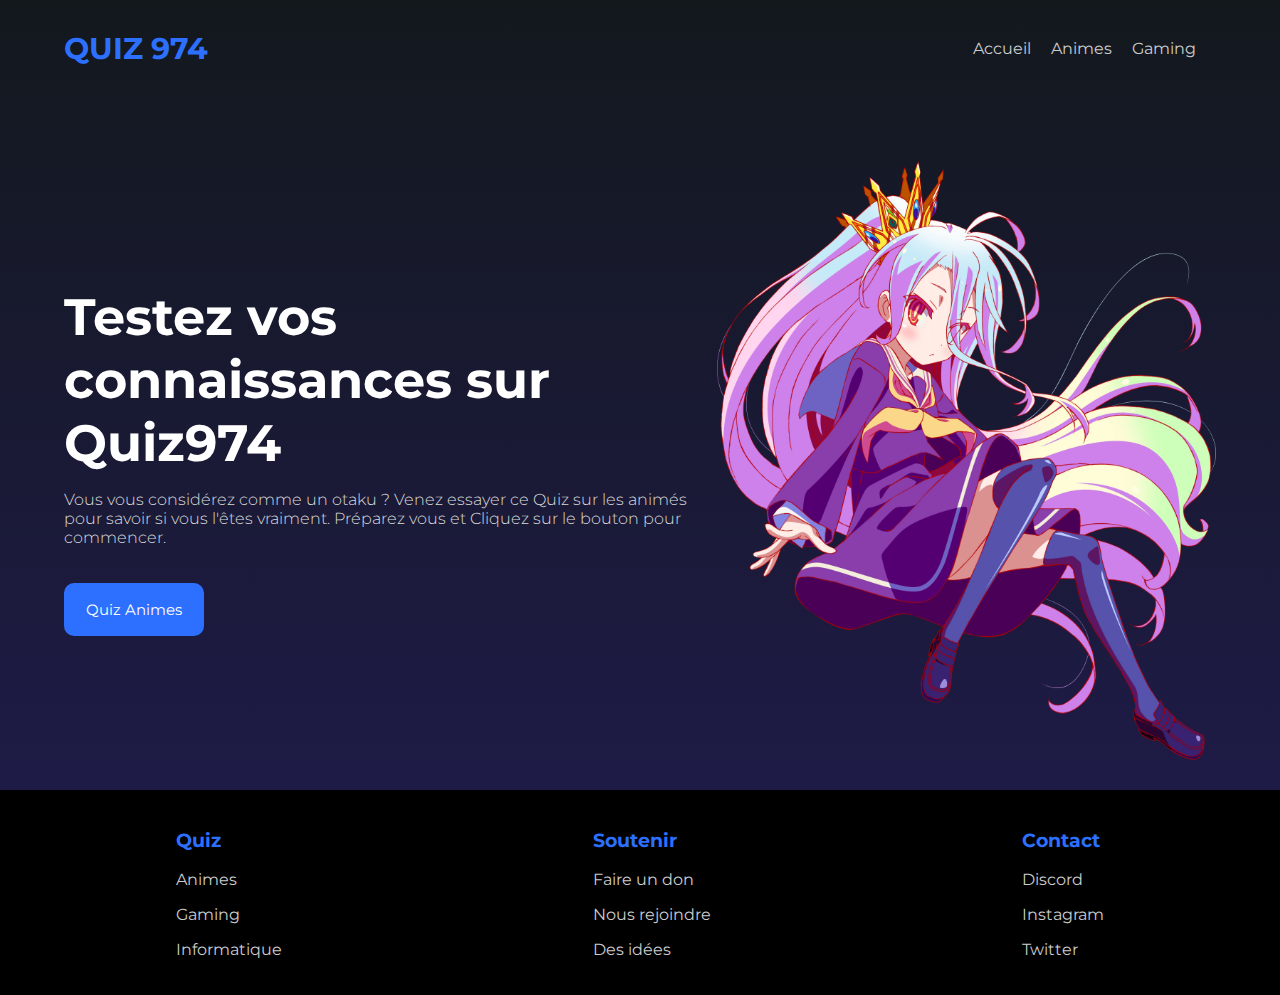
<file: index.html>
<html>
<head lang='fr'>
    <meta charset="utf-8">
    <meta http-equiv="X-UA-Compatible" content="IE=edge"> <!--Compatibilité différent nav-->
    <meta name="viewport" content="width=device-width, initial-scale=1.0">
    <link rel="stylesheet" href="style.css">
    <title>Quiz974</title>
</head>
<body>
    <header>
        <nav>
            <h1>Quiz 974</h1>
            <div class="right">
                <a href="#"><p>Accueil</p></a>
                <a href="pages/animes.html"><p>Animes</p></a>
                <p>Gaming</p>
            </div>
        </nav>
        <section class="presentation">
            <div class="quiz">
                <h1>Testez vos connaissances sur Quiz974</h1>
                <p>Vous vous considérez comme un otaku ? Venez essayer ce Quiz sur les animés pour
                    savoir si vous l'êtes vraiment. Préparez vous et Cliquez sur le bouton pour commencer.
                </p>
                <a href="pages/animes.html"><button>Quiz Animes</button></a>
            </div>
            <div class="image-presentation">
                <img src="images/shiro.png" alt="Image manquante !">
            </div>
        </section>
    </header>
    <footer>
        <div class="column">
            <h3>Quiz</h3>
            <p>Animes</p>
            <p>Gaming</p>
            <p>Informatique</p>
        </div>
        <div class="column">
            <h3>Soutenir</h3>
            <p>Faire un don</p>
            <p>Nous rejoindre</p>
            <p>Des idées</p>
        </div>
        <div class="column">
            <h3>Contact</h3>
            <p>Discord</p>
            <p>Instagram</p>
            <p>Twitter</p>
        </div>
    </footer> 
</body>
</html>
</file>
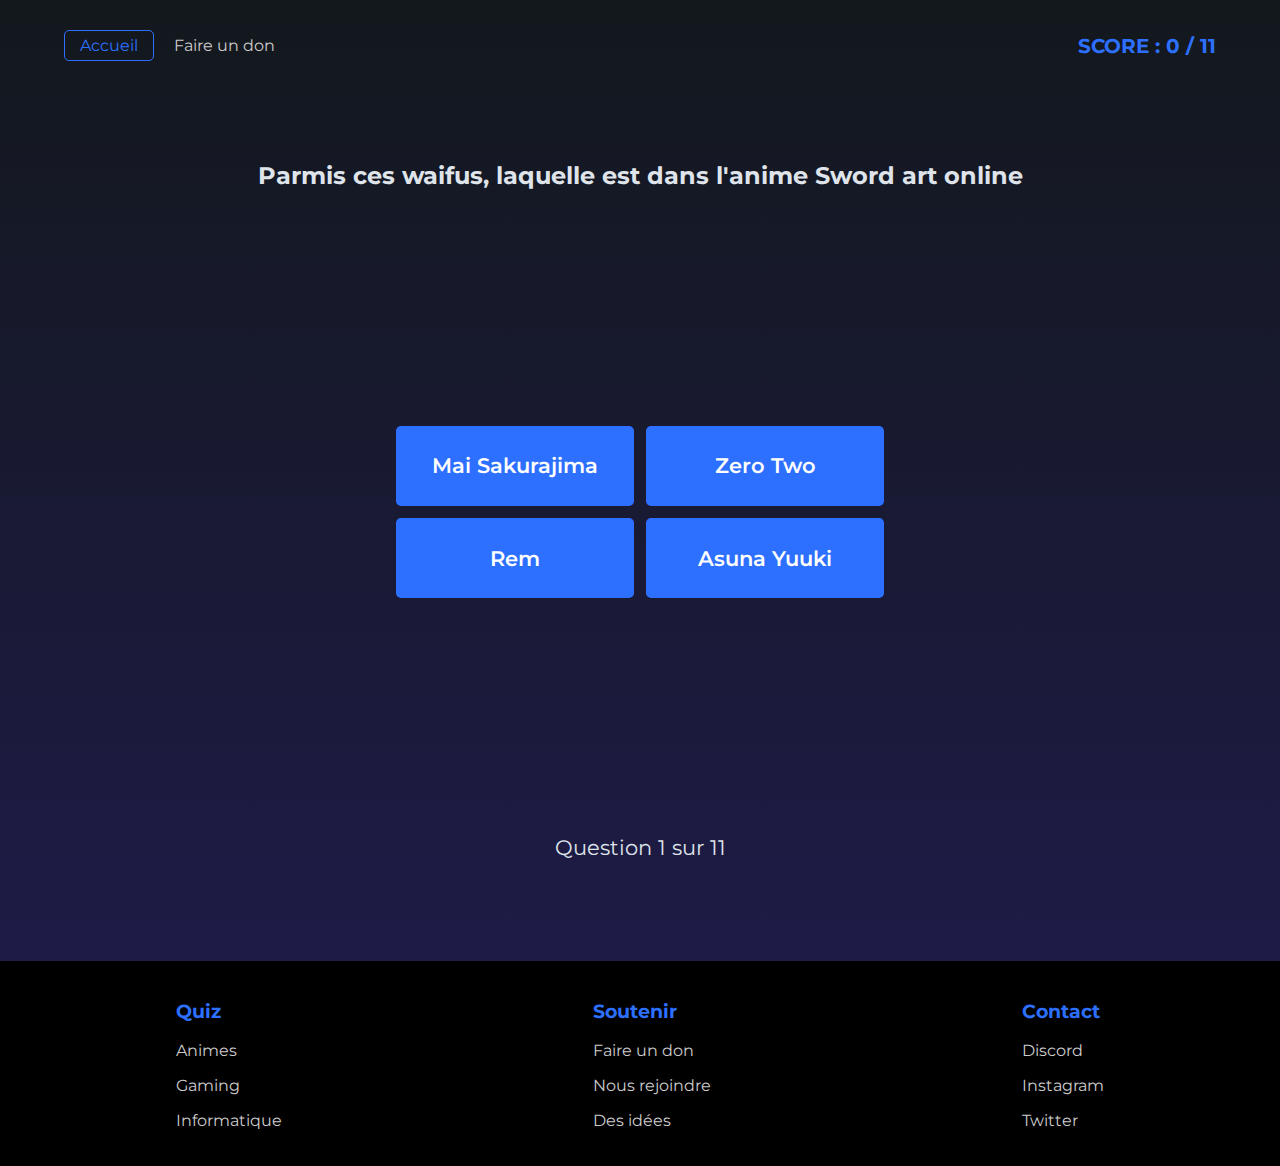
<file: pages/animes.html>
<!DOCTYPE html>
<html lang="fr">
<head>
    <meta charset="UTF-8">
    <meta http-equiv="X-UA-Compatible" content="IE=edge">
    <meta name="viewport" content="width=device-width, initial-scale=1.0">
    <link rel="stylesheet" href="style.css">
    <title>Quiz974 - Animes</title>
</head>
<body>
    <header>
        <nav>
            <div class="left">
                <a href="../index.html"><button>Accueil</button></a>
                <p href="#">Faire un don</p>
            </div>
            <h1 id="score"></h1>
        </nav>
        <section class="quest" id="quest">
            <h2 id="question"></h2>
            <div class="choices">
                <button id="guess0" class="btn">
                    <p id="choice0"></p>
                </button>
                <button id="guess1" class="btn">
                    <p id="choice1"></p>
                </button>
                <button id="guess2" class="btn">
                    <p id="choice2"></p>
                </button>
                <button id="guess3" class="btn">
                    <p id="choice3"></p>
                </button>
            </div>
            
            <p id="progress"></p>
    
        </section>
    </header>
    <footer>
        <div class="column">
            <h3>Quiz</h3>
            <p>Animes</p>
            <p>Gaming</p>
            <p>Informatique</p>
        </div>
        <div class="column">
            <h3>Soutenir</h3>
            <p>Faire un don</p>
            <p>Nous rejoindre</p>
            <p>Des idées</p>
        </div>
        <div class="column">
            <h3>Contact</h3>
            <p>Discord</p>
            <p>Instagram</p>
            <p>Twitter</p>
        </div>

    </footer>
    <script src="script.js" type="text/javascript"></script>
</body>
</html>
</file>
<file: style.css>
@import url('https://fonts.googleapis.com/css2?family=Montserrat:wght@300;400&display=swap');

:root {
    --color: #2d70ff;
}

* {
    font-family: 'Montserrat', sans-serif;
    text-decoration: none;
}

body {
    margin:0;
    color: white;
}

header {
    background: linear-gradient(#13181d, #1e1b47 );
}

header nav {
    padding: 30px 5% 0 5%;
    display: flex;
    flex-wrap: wrap; /* Passer à la ligne si plus de place */
    justify-content: space-between; /* Espacez les items */
    align-items: center;
}

header nav h1 {
    margin: 0;
    text-transform: uppercase;
    font-size: 30px; /* Texte en maj */
    color: var(--color);

}

header nav .right {
    display: flex;
    align-items: center;
}

header nav .right p {
    margin: 0 20px 0 0;
    color: #ccc;
}

header nav .right p:hover {
    color: white;
}

.presentation {
    padding: 30px 5%;
    margin-top: 5%;
    display: flex;
    align-items: center;
    justify-content: space-between;
}

.presentation .quiz {
    width: 100%;
    flex-shrink: 3;
}

.presentation .quiz h1 {
    margin: 0;
    font-size: 4vw;
    width: 80%;
}

.presentation .quiz p {
    font-weight: 300;
    color: #dadada;
}

.presentation .quiz button {
    margin-top: 20px;
    padding: 15px 20px;
    font-size:15px;
    border-radius: 10px;
    cursor: pointer;
    background-color: var(--color);
    border: 2px solid var(--color);
    color:white;
    transition: color 0.2s, background-color 0.5s;
}

.presentation .image-presentation img {
    width: 100%;
    max-width: 700px;
    max-height: 700px;
}

.presentation .quiz button:hover {
    background-color: inherit;
    border: 2px solid var(--color);
    color: var(--color);
}
footer {
    margin:0;
    background-color: black;
    display: flex;
    flex-wrap: wrap;
    padding: 20px;
    justify-content: space-around;
}

footer h3 {
    color: var(--color);
}
footer p {
    color: #ccc;
    cursor: pointer;
    text-decoration: none;
}

footer p:hover {
    color: white;
}
</file>
<file: pages/style.css>
@import url('https://fonts.googleapis.com/css2?family=Montserrat:wght@300;400&display=swap');

* {
    font-family: 'Montserrat', sans-serif;
    text-decoration: none;
}

:root {
    --color: #2d70ff;
}

body {
    margin:0;
    color: white;
}

header {
    background: linear-gradient(#13181d, #1e1b47 );
}

header nav {
    padding: 30px 5% 0 5%;
    display: flex;
    flex-wrap: wrap; /* Passer à la ligne si plus de place */
    justify-content: space-between; /* Espacez les items */
    align-items: center;
}

header nav h1 {
    margin: 0;
    text-transform: uppercase;
    font-size: 20px; /* Texte en maj */
    color: var(--color);

}

header nav .left {
    display: flex;
    align-items: center

}

header nav .left p {
    margin: 0 0 0 20px;
    color: #ccc;
    cursor: pointer;
}

header nav .left p:hover {
    color: white;
}

header nav .left button {
    padding: 5px 15px;
    font-size: 16px;
    background-color: inherit;
    border: 1px solid var(--color);
    color: var(--color);
    border-radius: 5px;
    cursor: pointer;
    transition: color 0.2s, background-color 0.5s;
}

header nav .left button:hover {
    color: white;
    background-color: var(--color);
}
header nav .left button:active {
    transform: scale(.9);
    transition: transform .1s;
}

header .quest {
    display: grid;
    align-items: center;
    justify-items: center;
    min-height: 100vh;
    color: #dfe4ea;
}

header .choices {
    display: flex;
    flex-wrap: wrap;
    margin: 3rem auto 3rem;
    width: 500px;
}

header .choices button {
    flex: 1 0 45%;
    width: 200px;
    height: 80px;
    border-radius: 5px;
    cursor: pointer;
    border:  3px solid var(--color);
    margin: .4rem;
    outline: none;
    background: var(--color);
    color: white;
    user-select: none;
    font-weight: 600;
    transition: color 0.2s, background-color 0.5s;
}

header .choices button:hover {
    color: var(--color);
    background: inherit;
}

header .choices button:active {
    transform: scale(.9);
    transition: transform .1s;
}

header .quest p, header .quest .choices p {
    font-size: 1.3rem;
}
header .quest h1 {
    margin-bottom: 3rem;
    text-transform: uppercase;
    font-size: 3rem;

}

header .quest h3 {
    font-size: 1.5rem;
    color: var(--color);

}
footer {
    margin:0;
    background-color: black;
    display: flex;
    flex-wrap: wrap;
    padding: 20px;
    justify-content: space-around;
}

footer h3 {
    color: var(--color);
}
footer p {
    color: #ccc;
    cursor: pointer;
    text-decoration: none;
}

footer p:hover {
    color: white;
}
</file>
